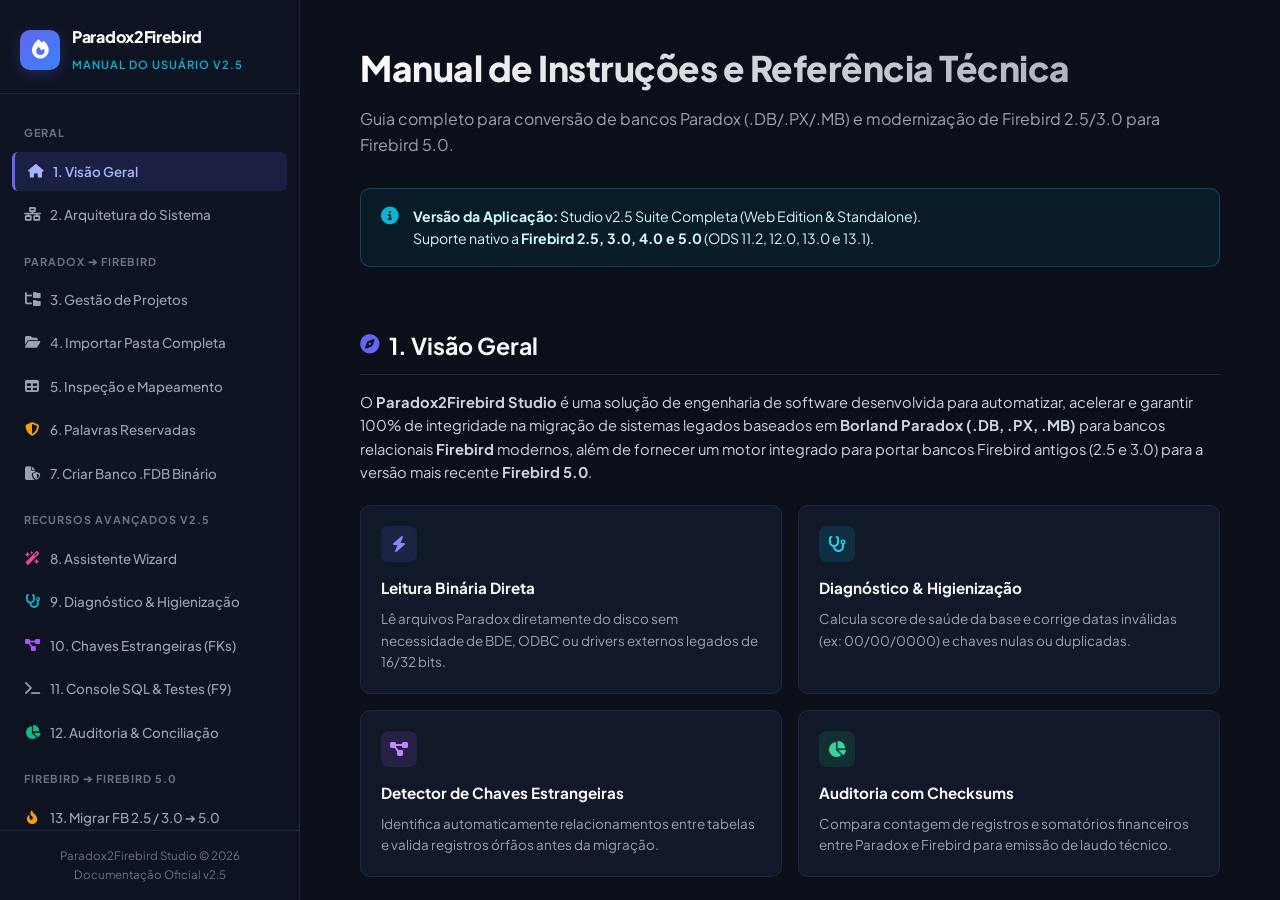
<file: documentacao/index.html>
<!DOCTYPE html>
<html lang="pt-BR">
<head>
    <meta charset="UTF-8">
    <meta name="viewport" content="width=device-width, initial-scale=1.0">
    <title>Manual do Usuário | Paradox2Firebird Studio v2.5</title>
    <link rel="preconnect" href="https://fonts.googleapis.com">
    <link rel="preconnect" href="https://fonts.gstatic.com" crossorigin>
    <link href="https://fonts.googleapis.com/css2?family=Plus+Jakarta+Sans:wght@300;400;500;600;700;800&family=JetBrains+Mono:wght@400;500;600&display=swap" rel="stylesheet">
    <link rel="stylesheet" href="https://cdnjs.cloudflare.com/ajax/libs/font-awesome/6.4.0/css/all.min.css">
    <style>
        :root {
            --bg-body: #0B0F19;
            --bg-card: #111827;
            --bg-card-alt: #1F2937;
            --bg-sidebar: #0E1322;
            --border-color: #1F293D;
            --border-highlight: #374151;
            --primary: #6366F1;
            --primary-hover: #4F46E5;
            --primary-glow: rgba(99, 102, 241, 0.25);
            --accent: #06B6D4;
            --amber: #F59E0B;
            --emerald: #10B981;
            --danger: #EF4444;
            --purple: #A855F7;
            --pink: #EC4899;
            --text-main: #F9FAFB;
            --text-muted: #9CA3AF;
            --text-dim: #6B7280;
            --font-sans: 'Plus Jakarta Sans', -apple-system, BlinkMacSystemFont, sans-serif;
            --font-mono: 'JetBrains Mono', monospace;
            --radius-lg: 16px;
            --radius-md: 10px;
            --radius-sm: 6px;
        }

        * { margin: 0; padding: 0; box-sizing: border-box; }

        body {
            font-family: var(--font-sans);
            background: var(--bg-body);
            color: var(--text-main);
            line-height: 1.6;
            display: flex;
            height: 100vh;
            overflow: hidden;
        }

        /* ── Sidebar Navigation ── */
        .sidebar {
            width: 300px;
            background: var(--bg-sidebar);
            border-right: 1px solid var(--border-color);
            display: flex;
            flex-direction: column;
            flex-shrink: 0;
        }

        .sidebar-header {
            padding: 24px 20px 18px;
            border-bottom: 1px solid var(--border-color);
            display: flex;
            align-items: center;
            gap: 12px;
        }

        .brand-icon {
            width: 40px;
            height: 40px;
            border-radius: 10px;
            background: linear-gradient(135deg, #6366F1, #3B82F6);
            display: flex;
            align-items: center;
            justify-content: center;
            font-size: 1.2rem;
            color: white;
            box-shadow: 0 4px 14px var(--primary-glow);
        }

        .brand-title h2 { font-size: 1rem; font-weight: 800; letter-spacing: -0.3px; }
        .brand-title span { font-size: 0.7rem; color: var(--accent); font-weight: 600; text-transform: uppercase; letter-spacing: 1px; }

        .nav-list {
            flex: 1;
            overflow-y: auto;
            padding: 16px 12px;
            display: flex;
            flex-direction: column;
            gap: 4px;
        }

        .nav-section-title {
            font-size: 0.68rem;
            font-weight: 700;
            text-transform: uppercase;
            letter-spacing: 1px;
            color: var(--text-dim);
            padding: 14px 12px 6px;
        }

        .nav-link {
            display: flex;
            align-items: center;
            gap: 10px;
            padding: 9px 12px;
            border-radius: var(--radius-sm);
            color: var(--text-muted);
            text-decoration: none;
            font-size: 0.84rem;
            font-weight: 500;
            transition: all 0.15s ease;
        }

        .nav-link i { width: 16px; font-size: 0.85rem; text-align: center; }
        .nav-link:hover { background: rgba(99, 102, 241, 0.08); color: var(--text-main); }
        .nav-link.active {
            background: rgba(99, 102, 241, 0.15);
            color: #A5B4FC;
            font-weight: 600;
            border-left: 3px solid var(--primary);
        }

        .sidebar-footer {
            padding: 16px;
            border-top: 1px solid var(--border-color);
            font-size: 0.72rem;
            color: var(--text-dim);
            text-align: center;
        }

        /* ── Main Content Area ── */
        .content {
            flex: 1;
            overflow-y: auto;
            padding: 40px 60px 80px;
            scroll-behavior: smooth;
        }

        .content-container {
            max-width: 960px;
            margin: 0 auto;
        }

        /* ── Typography & Elements ── */
        h1.doc-title {
            font-size: 2.2rem;
            font-weight: 800;
            letter-spacing: -0.5px;
            margin-bottom: 10px;
            background: linear-gradient(135deg, #FFFFFF, #9CA3AF);
            -webkit-background-clip: text;
            -webkit-text-fill-color: transparent;
        }

        .doc-subtitle {
            font-size: 1rem;
            color: var(--text-muted);
            margin-bottom: 30px;
        }

        .section-block {
            margin-bottom: 50px;
            padding-top: 20px;
        }

        h2.section-heading {
            font-size: 1.45rem;
            font-weight: 700;
            color: var(--text-main);
            margin-bottom: 16px;
            display: flex;
            align-items: center;
            gap: 10px;
            border-bottom: 1px solid var(--border-color);
            padding-bottom: 10px;
        }

        h2.section-heading i { color: var(--primary); font-size: 1.2rem; }

        h3.sub-heading {
            font-size: 1.1rem;
            font-weight: 600;
            color: #E2E8F0;
            margin: 24px 0 12px;
        }

        p { margin-bottom: 14px; font-size: 0.92rem; color: #CBD5E1; }

        /* ── Cards & Callouts ── */
        .card-grid {
            display: grid;
            grid-template-columns: repeat(auto-fit, minmax(280px, 1fr));
            gap: 16px;
            margin: 20px 0;
        }

        .feature-card {
            background: var(--bg-card);
            border: 1px solid var(--border-color);
            border-radius: var(--radius-md);
            padding: 20px;
            transition: transform 0.2s, border-color 0.2s;
        }

        .feature-card:hover {
            transform: translateY(-2px);
            border-color: rgba(99, 102, 241, 0.4);
        }

        .feature-card .card-icon {
            width: 36px;
            height: 36px;
            border-radius: 8px;
            display: flex;
            align-items: center;
            justify-content: center;
            font-size: 1rem;
            margin-bottom: 14px;
        }

        .feature-card h4 { font-size: 0.95rem; font-weight: 700; margin-bottom: 8px; color: var(--text-main); }
        .feature-card p { font-size: 0.84rem; color: var(--text-muted); margin: 0; }

        /* ── Alert Boxes ── */
        .alert {
            padding: 16px 20px;
            border-radius: var(--radius-md);
            margin: 20px 0;
            display: flex;
            gap: 14px;
            align-items: flex-start;
            font-size: 0.88rem;
        }

        .alert-info { background: rgba(6, 182, 212, 0.08); border: 1px solid rgba(6, 182, 212, 0.3); color: #CFFAFE; }
        .alert-info i { color: var(--accent); font-size: 1.1rem; margin-top: 2px; }

        .alert-success { background: rgba(16, 185, 129, 0.08); border: 1px solid rgba(16, 185, 129, 0.3); color: #D1FAE5; }
        .alert-success i { color: var(--emerald); font-size: 1.1rem; margin-top: 2px; }

        .alert-warning { background: rgba(245, 158, 11, 0.08); border: 1px solid rgba(245, 158, 11, 0.3); color: #FEF3C7; }
        .alert-warning i { color: var(--amber); font-size: 1.1rem; margin-top: 2px; }

        .alert-purple { background: rgba(168, 85, 247, 0.08); border: 1px solid rgba(168, 85, 247, 0.3); color: #F3E8FF; }
        .alert-purple i { color: var(--purple); font-size: 1.1rem; margin-top: 2px; }

        /* ── Step by Step list ── */
        .step-list {
            display: flex;
            flex-direction: column;
            gap: 16px;
            margin: 20px 0;
        }

        .step-item {
            background: var(--bg-card);
            border: 1px solid var(--border-color);
            border-radius: var(--radius-md);
            padding: 18px 22px;
            display: flex;
            gap: 16px;
            align-items: flex-start;
        }

        .step-number {
            width: 32px;
            height: 32px;
            border-radius: 50%;
            background: rgba(99, 102, 241, 0.2);
            color: #A5B4FC;
            display: flex;
            align-items: center;
            justify-content: center;
            font-weight: 700;
            font-size: 0.85rem;
            flex-shrink: 0;
        }

        .step-content h4 { font-size: 0.95rem; font-weight: 700; margin-bottom: 6px; }
        .step-content p { font-size: 0.85rem; margin: 0; color: var(--text-muted); }

        /* ── Tables ── */
        table {
            width: 100%;
            border-collapse: collapse;
            margin: 20px 0;
            background: var(--bg-card);
            border-radius: var(--radius-md);
            overflow: hidden;
            border: 1px solid var(--border-color);
            font-size: 0.85rem;
        }

        th, td {
            padding: 12px 16px;
            text-align: left;
            border-bottom: 1px solid var(--border-color);
        }

        th { background: #161F33; font-weight: 700; color: #E2E8F0; }
        tr:hover td { background: rgba(99, 102, 241, 0.04); }

        code { font-family: var(--font-mono); color: #F472B6; background: rgba(244, 114, 182, 0.1); padding: 2px 6px; border-radius: 4px; font-size: 0.85em; }

        .badge {
            display: inline-flex;
            align-items: center;
            gap: 4px;
            padding: 2px 8px;
            border-radius: 4px;
            font-size: 0.72rem;
            font-weight: 600;
        }
        .badge-fb { background: rgba(245, 158, 11, 0.15); color: #FBBF24; border: 1px solid rgba(245, 158, 11, 0.3); }
        .badge-px { background: rgba(99, 102, 241, 0.15); color: #A5B4FC; border: 1px solid rgba(99, 102, 241, 0.3); }

        @media print {
            body { background: white; color: black; display: block; height: auto; overflow: visible; }
            .sidebar { display: none; }
            .content { padding: 0; }
            .feature-card, .step-item, table { border: 1px solid #ccc; background: none; color: black; }
            h1.doc-title { -webkit-text-fill-color: black; color: black; }
        }
    </style>
</head>
<body>

<!-- Sidebar Menu -->
<aside class="sidebar">
    <div class="sidebar-header">
        <div class="brand-icon">
            <i class="fa-solid fa-fire"></i>
        </div>
        <div class="brand-title">
            <h2>Paradox2Firebird</h2>
            <span>Manual do Usuário v2.5</span>
        </div>
    </div>

    <nav class="nav-list">
        <div class="nav-section-title">Geral</div>
        <a href="#introducao" class="nav-link active"><i class="fa-solid fa-house"></i> 1. Visão Geral</a>
        <a href="#arquitetura" class="nav-link"><i class="fa-solid fa-network-wired"></i> 2. Arquitetura do Sistema</a>

        <div class="nav-section-title">Paradox ➔ Firebird</div>
        <a href="#projetos" class="nav-link"><i class="fa-solid fa-folder-tree"></i> 3. Gestão de Projetos</a>
        <a href="#importacao-pasta" class="nav-link"><i class="fa-solid fa-folder-open"></i> 4. Importar Pasta Completa</a>
        <a href="#inspecao-tabelas" class="nav-link"><i class="fa-solid fa-table"></i> 5. Inspeção e Mapeamento</a>
        <a href="#palavras-reservadas" class="nav-link"><i class="fa-solid fa-shield-halved" style="color:var(--amber);"></i> 6. Palavras Reservadas</a>
        <a href="#geracao-fdb" class="nav-link"><i class="fa-solid fa-file-shield"></i> 7. Criar Banco .FDB Binário</a>

        <div class="nav-section-title">Recursos Avançados v2.5</div>
        <a href="#wizard-express" class="nav-link"><i class="fa-solid fa-wand-magic-sparkles" style="color:var(--pink);"></i> 8. Assistente Wizard</a>
        <a href="#diagnosticos" class="nav-link"><i class="fa-solid fa-stethoscope" style="color:var(--accent);"></i> 9. Diagnóstico &amp; Higienização</a>
        <a href="#relacionamentos-fk" class="nav-link"><i class="fa-solid fa-diagram-project" style="color:var(--purple);"></i> 10. Chaves Estrangeiras (FKs)</a>
        <a href="#console-sql" class="nav-link"><i class="fa-solid fa-terminal"></i> 11. Console SQL &amp; Testes (F9)</a>
        <a href="#auditoria-conciliacao" class="nav-link"><i class="fa-solid fa-chart-pie" style="color:var(--emerald);"></i> 12. Auditoria &amp; Conciliação</a>

        <div class="nav-section-title">Firebird ➔ Firebird 5.0</div>
        <a href="#migrador-fb" class="nav-link"><i class="fa-solid fa-fire-flame-curved" style="color:var(--amber);"></i> 13. Migrar FB 2.5 / 3.0 ➔ 5.0</a>
        <a href="#multi-portas" class="nav-link"><i class="fa-solid fa-server"></i> 14. Motores e Portas (3051/3052)</a>

        <div class="nav-section-title">Suporte e FAQ</div>
        <a href="#faq" class="nav-link"><i class="fa-solid fa-circle-question"></i> 15. Dúvidas Frequentes</a>
    </nav>

    <div class="sidebar-footer">
        Paradox2Firebird Studio &copy; 2026<br>
        Documentação Oficial v2.5
    </div>
</aside>

<!-- Main Documentation Content -->
<main class="content">
    <div class="content-container">
        
        <header style="margin-bottom: 40px;">
            <h1 class="doc-title">Manual de Instruções e Referência Técnica</h1>
            <div class="doc-subtitle">Guia completo para conversão de bancos Paradox (.DB/.PX/.MB) e modernização de Firebird 2.5/3.0 para Firebird 5.0.</div>
            
            <div class="alert alert-info">
                <i class="fa-solid fa-circle-info"></i>
                <div>
                    <strong>Versão da Aplicação:</strong> Studio v2.5 Suite Completa (Web Edition &amp; Standalone).<br>
                    Suporte nativo a <strong>Firebird 2.5, 3.0, 4.0 e 5.0</strong> (ODS 11.2, 12.0, 13.0 e 13.1).
                </div>
            </div>
        </header>

        <!-- 1. Visão Geral -->
        <section class="section-block" id="introducao">
            <h2 class="section-heading"><i class="fa-solid fa-compass"></i> 1. Visão Geral</h2>
            <p>O <strong>Paradox2Firebird Studio</strong> é uma solução de engenharia de software desenvolvida para automatizar, acelerar e garantir 100% de integridade na migração de sistemas legados baseados em <strong>Borland Paradox (.DB, .PX, .MB)</strong> para bancos relacionais <strong>Firebird</strong> modernos, além de fornecer um motor integrado para portar bancos Firebird antigos (2.5 e 3.0) para a versão mais recente <strong>Firebird 5.0</strong>.</p>

            <div class="card-grid">
                <div class="feature-card">
                    <div class="card-icon" style="background: rgba(99,102,241,0.15); color:#818CF8;"><i class="fa-solid fa-bolt"></i></div>
                    <h4>Leitura Binária Direta</h4>
                    <p>Lê arquivos Paradox diretamente do disco sem necessidade de BDE, ODBC ou drivers externos legados de 16/32 bits.</p>
                </div>
                <div class="feature-card">
                    <div class="card-icon" style="background: rgba(6,182,212,0.15); color:#22D3EE;"><i class="fa-solid fa-stethoscope"></i></div>
                    <h4>Diagnóstico &amp; Higienização</h4>
                    <p>Calcula score de saúde da base e corrige datas inválidas (ex: 00/00/0000) e chaves nulas ou duplicadas.</p>
                </div>
                <div class="feature-card">
                    <div class="card-icon" style="background: rgba(168,85,247,0.15); color:#C084FC;"><i class="fa-solid fa-diagram-project"></i></div>
                    <h4>Detector de Chaves Estrangeiras</h4>
                    <p>Identifica automaticamente relacionamentos entre tabelas e valida registros órfãos antes da migração.</p>
                </div>
                <div class="feature-card">
                    <div class="card-icon" style="background: rgba(16,185,129,0.15); color:#34D399;"><i class="fa-solid fa-chart-pie"></i></div>
                    <h4>Auditoria com Checksums</h4>
                    <p>Compara contagem de registros e somatórios financeiros entre Paradox e Firebird para emissão de laudo técnico.</p>
                </div>
            </div>
        </section>

        <!-- 2. Arquitetura -->
        <section class="section-block" id="arquitetura">
            <h2 class="section-heading"><i class="fa-solid fa-network-wired"></i> 2. Arquitetura do Sistema</h2>
            <p>O sistema foi estruturado em um modelo modular e resiliente:</p>
            <ul>
                <li><strong>paradox_engine.py</strong>: Leitor e escritor binário Paradox (.DB, .PX, .MB).</li>
                <li><strong>firebird_engine.py</strong>: Gerador de DDL/DML, criador de .FDB binário, executor de consultas SQL e validador de palavras reservadas.</li>
                <li><strong>diagnostics_engine.py</strong>: Inspetor de integridade, cálculo de Health Score e sanitização de registros.</li>
                <li><strong>relations_engine.py</strong>: Detector de grafos relacionais e validador de integridade referencial / órfãos.</li>
                <li><strong>audit_engine.py</strong>: Conciliação de dados, somas financeiras e gerador de relatórios HTML/JSON.</li>
                <li><strong>fb_migrator.py</strong>: Inspetor de ODS e migrador multi-versão Firebird 2.5 / 3.0 ➔ 5.0.</li>
            </ul>
        </section>

        <!-- 3. Gestão de Projetos -->
        <section class="section-block" id="projetos">
            <h2 class="section-heading"><i class="fa-solid fa-folder-tree"></i> 3. Gestão de Projetos</h2>
            <p>O Studio organiza o seu trabalho em <strong>Projetos Independentes</strong>. Cada projeto possui sua própria pasta isolada, permitindo que você trabalhe com diferentes clientes e pastas de bancos simultaneamente sem misturar tabelas.</p>
        </section>

        <!-- 4. Importação de Pasta Completa -->
        <section class="section-block" id="importacao-pasta">
            <h2 class="section-heading"><i class="fa-solid fa-folder-open"></i> 4. Importar Pasta Completa com Arquivos Paradox</h2>
            <p>Para importar centenas de tabelas de uma vez diretamente do seu disco rígido:</p>
            <div class="step-list">
                <div class="step-item">
                    <div class="step-number">1</div>
                    <div class="step-content">
                        <h4>Abrir Seletor de Pasta</h4>
                        <p>Clique em <strong>+ Novo</strong> no painel de projetos e selecione o botão com o ícone de pasta do Windows.</p>
                    </div>
                </div>
                <div class="step-item">
                    <div class="step-number">2</div>
                    <div class="step-content">
                        <h4>Selecionar o Diretório</h4>
                        <p>Escolha a pasta no seu HD contendo os arquivos <code>.DB</code>, <code>.PX</code> e <code>.MB</code>.</p>
                    </div>
                </div>
                <div class="step-item">
                    <div class="step-number">3</div>
                    <div class="step-content">
                        <h4>Importação e Associação Automática</h4>
                        <p>O Studio copia as tabelas e associa automaticamente os índices primários <code>.PX</code> e campos memo <code>.MB</code>.</p>
                    </div>
                </div>
            </div>
        </section>

        <!-- 5. Inspeção e Mapeamento -->
        <section class="section-block" id="inspecao-tabelas">
            <h2 class="section-heading"><i class="fa-solid fa-table"></i> 5. Inspeção de Dados e Mapeamento DDL</h2>
            <p>Ao selecionar qualquer tabela, você tem acesso imediato à grade de dados com paginação, filtro em tempo real e visualizador de metadados.</p>
        </section>

        <!-- 6. Palavras Reservadas -->
        <section class="section-block" id="palavras-reservadas">
            <h2 class="section-heading"><i class="fa-solid fa-shield-halved" style="color:var(--amber);"></i> 6. Validação de Palavras Reservadas do Firebird</h2>
            <p>Campos do Paradox que coincidem com palavras reservadas do Firebird (como <code>DATE</code>, <code>VALUE</code>, <code>ORDER</code>, <code>CHECK</code>, <code>USER</code>, etc.) são identificados automaticamente com o badge <span class="badge badge-fb"><i class="fa-solid fa-triangle-exclamation"></i> Reservada</span> e recebem o prefixo seguro <code>F_</code> (ex: <code>F_DATE</code>, <code>F_USER</code>) no DDL e nos INSERTs para evitar erros de sintaxe no Firebird.</p>
        </section>

        <!-- 7. Geração de Banco .FDB -->
        <section class="section-block" id="geracao-fdb">
            <h2 class="section-heading"><i class="fa-solid fa-file-shield"></i> 7. Criar Banco .FDB Binário com 1 Clique</h2>
            <p>Basta selecionar as tabelas desejadas via checkbox e clicar no botão <strong>⚡ Gerar .FDB</strong>. O motor ISQL compila o arquivo diretamente no disco e libera o download imediato.</p>
        </section>

        <!-- 8. Assistente Wizard -->
        <section class="section-block" id="wizard-express">
            <h2 class="section-heading"><i class="fa-solid fa-wand-magic-sparkles" style="color:var(--pink);"></i> 8. Assistente de Migração Express (Wizard)</h2>
            <p>O <strong>Assistente Wizard</strong> guia você em 4 passos simples:</p>
            <ol style="margin-left: 20px; font-size: 0.9rem; color: #CBD5E1;">
                <li><strong>Seleção de Origem</strong>: Escolha entre Bancos de Teste ou seus arquivos importados.</li>
                <li><strong>Diagnóstico Automático</strong>: Verificação de integridade e ativação de filtros de higienização.</li>
                <li><strong>Relacionamentos</strong>: Escolha das chaves estrangeiras sugeridas.</li>
                <li><strong>Compilação e Execução</strong>: Geração do arquivo <code>.FDB</code> com barra de progresso em tempo real e abertura automática da auditoria.</li>
            </ol>
        </section>

        <!-- 9. Diagnósticos & Higienização -->
        <section class="section-block" id="diagnosticos">
            <h2 class="section-heading"><i class="fa-solid fa-stethoscope" style="color:var(--accent);"></i> 9. Diagnóstico &amp; Higienização de Dados</h2>
            <p>Clique no botão <strong>🩺 Diagnóstico</strong> no cabeçalho para ver o <em>Health Score</em> da sua base e aplicar correções:</p>
            <ul>
                <li>Anulação / ajuste de datas com ano zero ou fora do intervalo do Firebird.</li>
                <li>Geração de identificadores sequenciais para chaves primárias nulas.</li>
                <li>Remoção de espaços em branco e ajuste de codificação de caracteres.</li>
            </ul>
        </section>

        <!-- 10. Chaves Estrangeiras -->
        <section class="section-block" id="relacionamentos-fk">
            <h2 class="section-heading"><i class="fa-solid fa-diagram-project" style="color:var(--purple);"></i> 10. Chaves Estrangeiras (Foreign Keys)</h2>
            <p>O módulo de <strong>Relacionamentos</strong> cruza nomes de campos (ex: <code>ID_CLIENTE</code> em PEDIDOS e em CLIENTES), detecta referências e permite auditar registros órfãos com 1 clique antes de aplicar as constraints.</p>
        </section>

        <!-- 11. Console SQL -->
        <section class="section-block" id="console-sql">
            <h2 class="section-heading"><i class="fa-solid fa-terminal"></i> 11. Console SQL &amp; Testes Interativos (F9)</h2>
            <p>Na aba <strong>Console SQL &amp; Testes</strong>, você pode digitar qualquer comando SQL Firebird e pressionar <strong>F9</strong> ou <strong>Ctrl+Enter</strong> para visualizar o resultado imediatamente em uma grade interativa ou exportar para CSV.</p>
        </section>

        <!-- 12. Auditoria & Conciliação -->
        <section class="section-block" id="auditoria-conciliacao">
            <h2 class="section-heading"><i class="fa-solid fa-chart-pie" style="color:var(--emerald);"></i> 12. Auditoria &amp; Conciliação de Dados</h2>
            <p>O painel de <strong>Auditoria</strong> compara o total de registros migrados e calcula somatórios de colunas financeiras (ex: valores de pedidos, limites de crédito, saldos de estoque) em ambas as bases para emissão de laudo técnico para impressão ou exportação em JSON.</p>
        </section>

        <!-- 13. Migrador Firebird 2.5/3.0 -> 5.0 -->
        <section class="section-block" id="migrador-fb">
            <h2 class="section-heading"><i class="fa-solid fa-fire-flame-curved" style="color:var(--amber);"></i> 13. Migrador Firebird 2.5 / 3.0 ➔ Firebird 5.0</h2>
            <p>Converta bases legadas <code>.FDB</code>, <code>.GDB</code> ou backups <code>.FBK</code> do Firebird 2.5 ou 3.0 para o moderno <strong>Firebird 5.0 (ODS 13.1)</strong> com apenas 1 clique.</p>
        </section>

        <!-- 14. Motores e Portas -->
        <section class="section-block" id="multi-portas">
            <h2 class="section-heading"><i class="fa-solid fa-server"></i> 14. Configuração de Motores e Portas</h2>
            <table>
                <thead>
                    <tr>
                        <th>Versão Firebird</th>
                        <th>Porta de Serviço</th>
                        <th>ODS Suportada</th>
                        <th>Localização dos Binários</th>
                    </tr>
                </thead>
                <tbody>
                    <tr><td><strong>Firebird 2.5.9</strong></td><td><code>3051</code></td><td>ODS 11.2</td><td><code>engines/fb25/bin/</code></td></tr>
                    <tr><td><strong>Firebird 3.0.14</strong></td><td><code>3052</code></td><td>ODS 12.0</td><td><code>engines/fb30/</code></td></tr>
                    <tr><td><strong>Firebird 5.0.4</strong></td><td><code>3050</code> (Padrão)</td><td>ODS 13.1</td><td><code>C:\Program Files (x86)\Firebird\Firebird_5_0\</code></td></tr>
                </tbody>
            </table>
        </section>

        <!-- 15. FAQ -->
        <section class="section-block" id="faq">
            <h2 class="section-heading"><i class="fa-solid fa-circle-question"></i> 15. Dúvidas Frequentes (FAQ)</h2>
            <h3 class="sub-heading">P: Preciso do BDE instalado?</h3>
            <p><strong>R:</strong> Não! O motor lê diretamente a estrutura binária dos arquivos <code>.DB</code>, <code>.PX</code> e <code>.MB</code>.</p>

            <h3 class="sub-heading">P: Como abrir o banco gerado?</h3>
            <p><strong>R:</strong> Abra diretamente no IBExpert, DBeaver, FlameRobin ou conecte em sua linguagem de programação favorita.</p>
        </section>

    </div>
</main>

<script>
    const navLinks = document.querySelectorAll('.nav-link');
    const sections = document.querySelectorAll('.section-block');

    window.addEventListener('scroll', () => {
        let current = '';
        sections.forEach(section => {
            const sectionTop = section.offsetTop;
            if (scrollY >= sectionTop - 120) {
                current = section.getAttribute('id');
            }
        });

        navLinks.forEach(link => {
            link.classList.remove('active');
            if (link.getAttribute('href') === `#${current}`) {
                link.classList.add('active');
            }
        });
    });
</script>

</body>
</html>
</file>
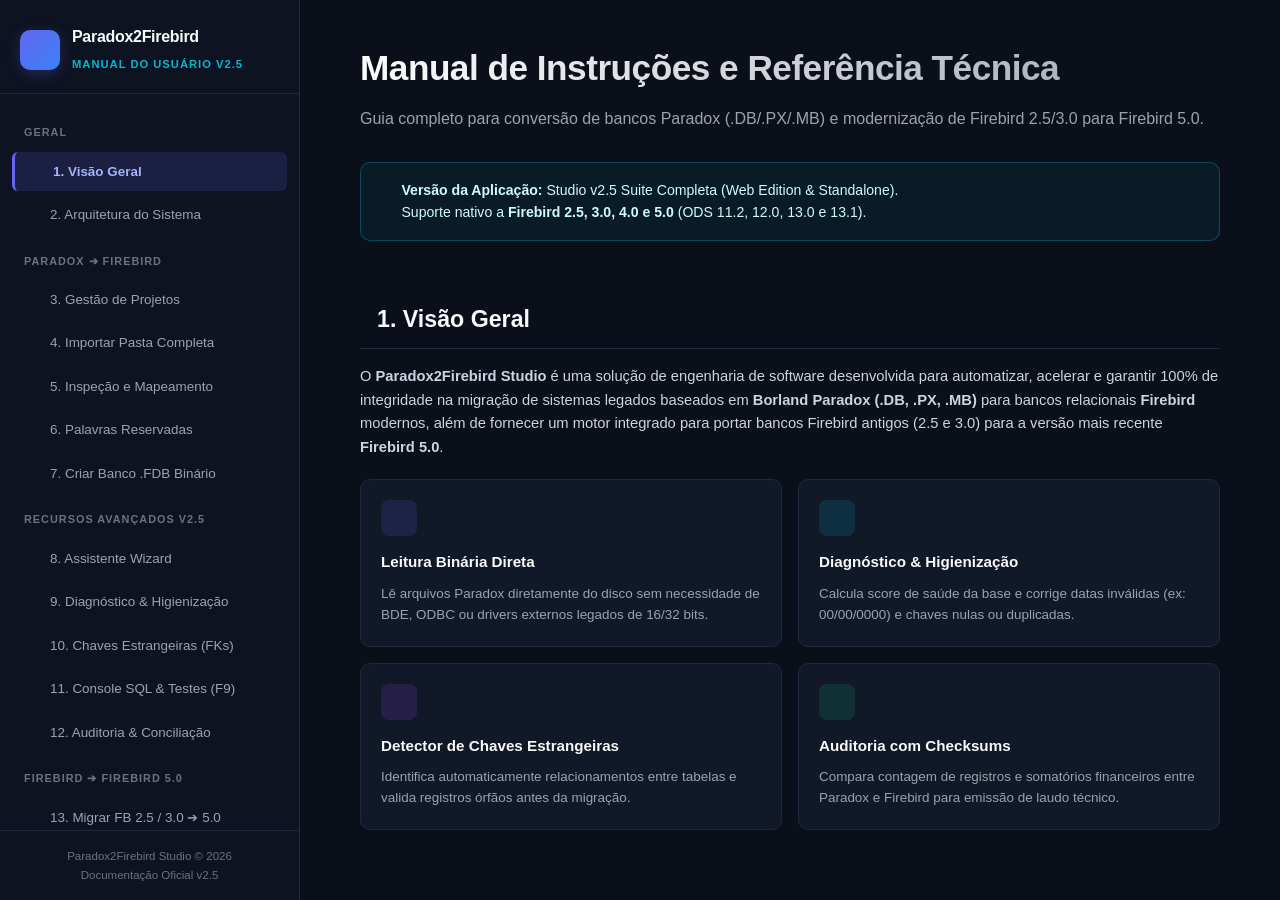
<file: documentacao/manual_usuario.html>
<!DOCTYPE html>
<html lang="pt-BR">
<head>
    <meta http-equiv="refresh" content="0; url=index.html">
    <title>Redirecionando para o Manual...</title>
</head>
<body>
    <p>Abrindo o manual... Caso não seja redirecionado, <a href="index.html">clique aqui</a>.</p>
</body>
</html>
</file>
